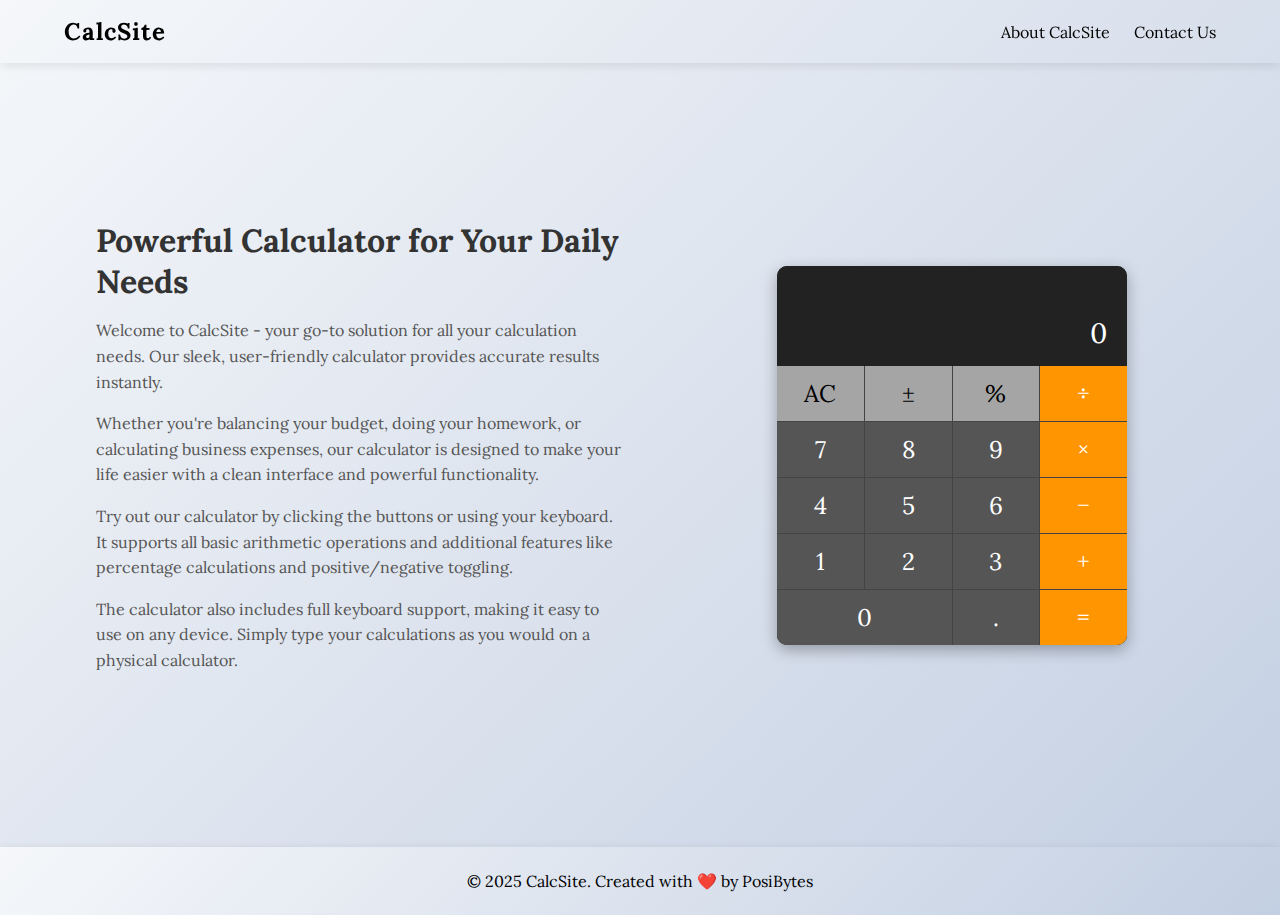
<file: index.html>
<!DOCTYPE html>
<html lang="en">
<head>
    <meta charset="UTF-8">
    <meta name="viewport" content="width=device-width, initial-scale=1.0">
    <meta name="google-adsense-account" content="ca-pub-9075576671130299">
    <title>Calculator Website</title>
  <link rel="stylesheet" href="styles.css">
</head>
<body>
    <!-- Navbar -->
    <nav class="navbar">
        <div class="navbar-content">
            <div class="logo">CalcSite</div>
            <div class="nav-links">
                <a href="about.html">About CalcSite</a>
                <a href="contact.html">Contact Us</a>
            </div>
        </div>
    </nav>
    
    <!-- Main Content -->
    <main>
        <section class="content-section">
            <div class="text-content">
                <h1>Powerful Calculator for Your Daily Needs</h1>
                <p>Welcome to CalcSite - your go-to solution for all your calculation needs. Our sleek, user-friendly calculator provides accurate results instantly.</p>
                <p>Whether you're balancing your budget, doing your homework, or calculating business expenses, our calculator is designed to make your life easier with a clean interface and powerful functionality.</p>
                <p>Try out our calculator by clicking the buttons or using your keyboard. It supports all basic arithmetic operations and additional features like percentage calculations and positive/negative toggling.</p>
                <p>The calculator also includes full keyboard support, making it easy to use on any device. Simply type your calculations as you would on a physical calculator.</p>
            </div>
            
            <div class="calculator-wrapper">
                <div class="calculator">
                    <div class="display">
                        <div class="previous-operand"></div>
                        <div class="current-operand">0</div>
                    </div>
                    <div class="keypad">
                        <button class="special" data-action="clear">AC</button>
                        <button class="special" data-action="plusMinus">±</button>
                        <button class="special" data-action="percent">%</button>
                        <button class="operation" data-operation="/">÷</button>
                        
                        <button data-number="7">7</button>
                        <button data-number="8">8</button>
                        <button data-number="9">9</button>
                        <button class="operation" data-operation="*">×</button>
                        
                        <button data-number="4">4</button>
                        <button data-number="5">5</button>
                        <button data-number="6">6</button>
                        <button class="operation" data-operation="-">−</button>
                        
                        <button data-number="1">1</button>
                        <button data-number="2">2</button>
                        <button data-number="3">3</button>
                        <button class="operation" data-operation="+">+</button>
                        
                        <button class="zero" data-number="0">0</button>
                        <button data-number=".">.</button>
                        <button class="operation" data-action="calculate">=</button>
                    </div>
                </div>
            </div>
        </section>
    </main>
    
    <!-- Footer -->
    <footer>
        <p>&copy; 2025 CalcSite. Created with ❤️ by PosiBytes</p>
    </footer>
    
    <script src="scripts.js"></script>
</body>
</html>
</file>
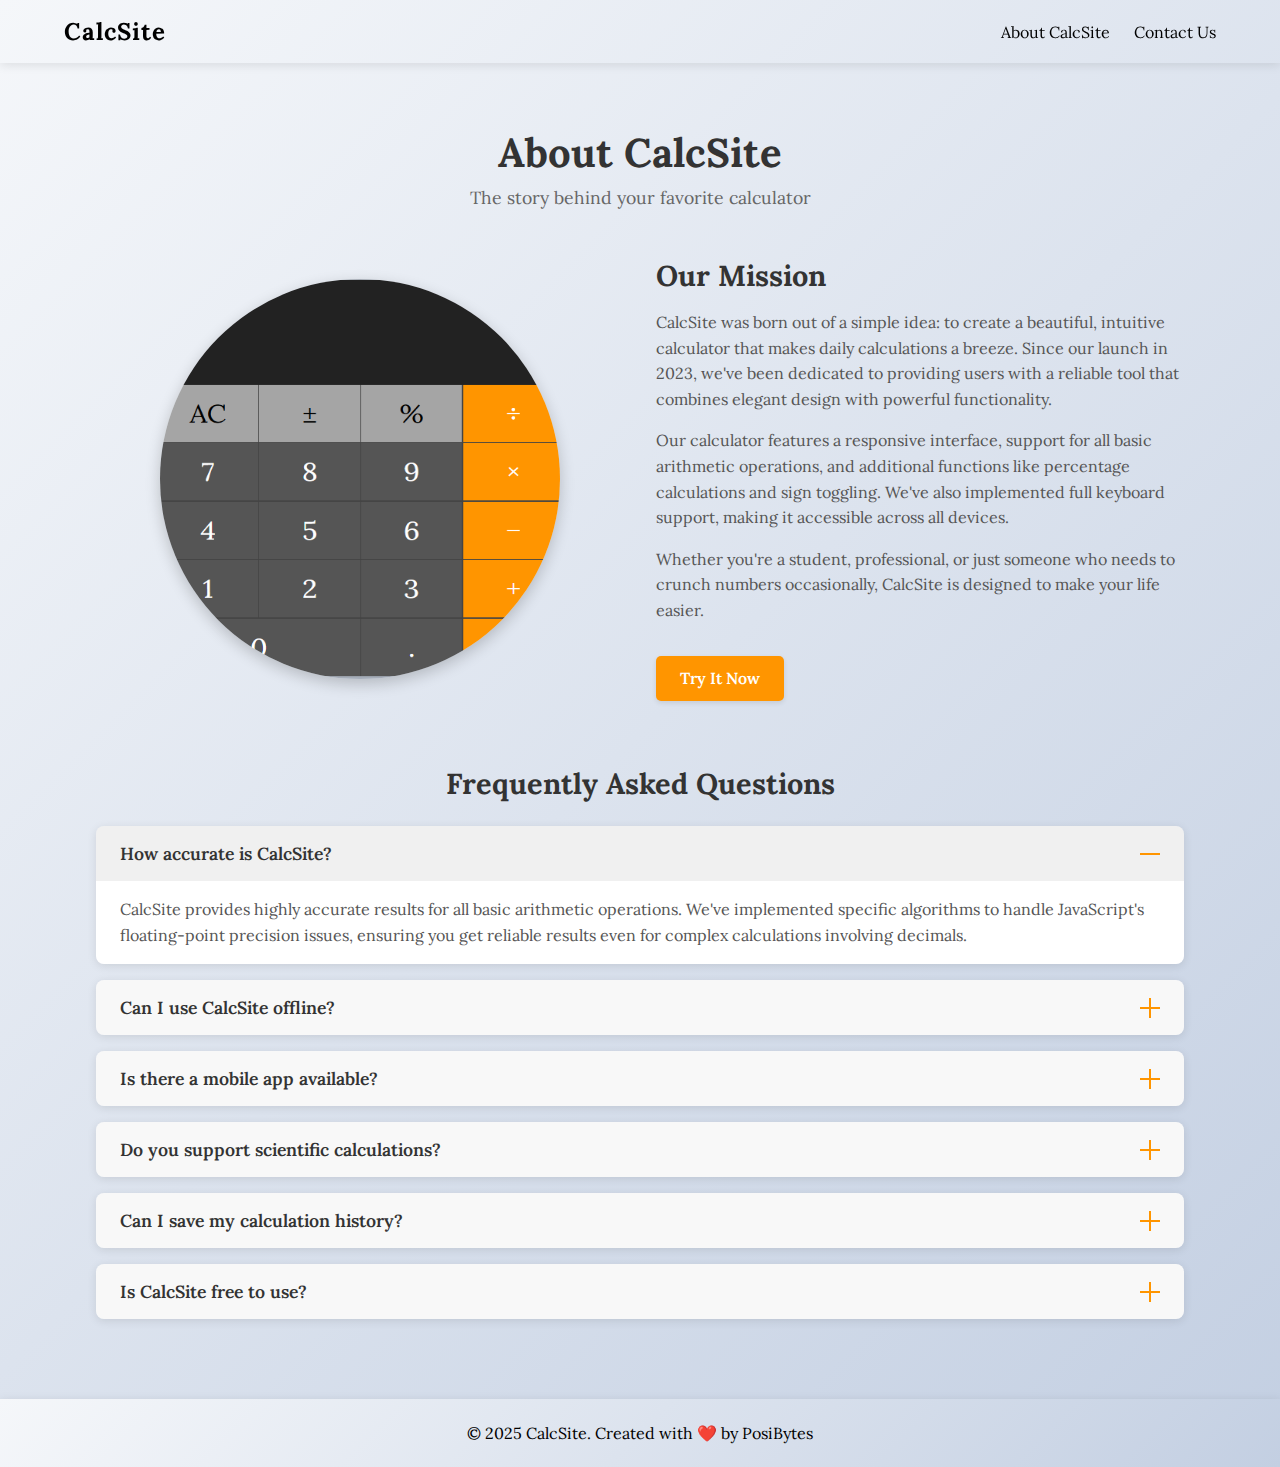
<file: about.html>
<!DOCTYPE html>
<html lang="en">
  <head>
    <meta charset="UTF-8" />
    <meta name="viewport" content="width=device-width, initial-scale=1.0" />
    <meta name="google-adsense-account" content="ca-pub-9075576671130299">
    <title>About CalcSite</title>
    <link rel="stylesheet" href="styles.css" />
    <style>
      /* Main Content Styles */
      .main-about {
        flex: 1;
        max-width: 1200px;
        width: 90%;
        margin: 2rem auto;
        display: flex;
        flex-direction: column;
        gap: 2rem;
      }

      .about-section {
        display: flex;
        flex-direction: column;
        gap: 2rem;
        padding: 2rem;
        transition: transform 0.3s ease, box-shadow 0.3s ease;
        animation: fadeIn 1s ease-in-out;
      }

      .about-section:hover {
        transform: translateY(-5px);
      }

      .about-header {
        text-align: center;
        margin-bottom: 1rem;
      }

      .about-header h1 {
        color: #333;
        font-size: 2.5rem;
        margin-bottom: 0.5rem;
      }

      .about-header p {
        color: #666;
        font-size: 1.1rem;
      }

      .about-content {
        display: flex;
        gap: 2rem;
        align-items: center;
      }

      .about-image {
        flex: 1;
        display: flex;
        justify-content: center;
        align-items: center;
        animation: slideInLeft 1s ease-in-out;
      }

      .about-image img {
        width: 400px;
        height: 400px;
        border-radius: 50%;
        box-shadow: 0 5px 15px rgba(0, 0, 0, 0.2);
        transition: transform 0.3s ease;
      }

      .about-image img:hover {
        transform: scale(1.05);
      }

      .about-text {
        flex: 1;
        animation: slideInRight 1s ease-in-out;
      }

      .about-text h2 {
        color: #333;
        margin-bottom: 1rem;
        font-size: 1.8rem;
      }

      .about-text p {
        color: #555;
        line-height: 1.6;
        margin-bottom: 1rem;
      }

      /* FAQ Accordion Styles */
      .faq-section {
        margin-top: 2rem;
        animation: fadeIn 1.2s ease-in-out;
      }

      .faq-section h2 {
        color: #333;
        margin-bottom: 1.5rem;
        font-size: 1.8rem;
        text-align: center;
      }

      .accordion {
        width: 100%;
        margin: 0 auto;
      }

      .accordion-item {
        margin-bottom: 1rem;
        border-radius: 8px;
        overflow: hidden;
        box-shadow: 0 2px 10px rgba(0, 0, 0, 0.1);
        transition: all 0.3s ease;
      }

      .accordion-item:hover {
        box-shadow: 0 5px 15px rgba(0, 0, 0, 0.15);
      }

      .accordion-header {
        background-color: #f8f8f8;
        padding: 1rem 1.5rem;
        cursor: pointer;
        display: flex;
        justify-content: space-between;
        align-items: center;
        transition: background-color 0.3s ease;
      }

      .accordion-header:hover {
        background-color: #eaeaea;
      }

      .accordion-header h3 {
        font-size: 1.1rem;
        color: #333;
        font-weight: 600;
      }

      .accordion-icon {
        width: 20px;
        height: 20px;
        position: relative;
        transition: transform 0.3s ease;
      }

      .accordion-icon::before,
      .accordion-icon::after {
        content: "";
        position: absolute;
        background-color: #ff9500;
        transition: all 0.3s ease;
      }

      .accordion-icon::before {
        width: 100%;
        height: 2px;
        top: 9px;
        left: 0;
      }

      .accordion-icon::after {
        width: 2px;
        height: 100%;
        top: 0;
        left: 9px;
      }

      .accordion-content {
        background-color: white;
        max-height: 0;
        overflow: hidden;
        transition: max-height 0.5s ease;
      }

      .accordion-text {
        padding: 1rem 1.5rem;
        color: #555;
        line-height: 1.6;
      }

      .active .accordion-header {
        background-color: #f0f0f0;
      }

      .active .accordion-icon::after {
        transform: rotate(90deg);
        opacity: 0;
      }

      .active .accordion-content {
        max-height: 1000px; /* Large value to ensure content expands fully */
      }

      /* Button Styles */
      .cta-button {
        display: inline-block;
        padding: 0.8rem 1.5rem;
        background-color: #ff9500;
        color: white;
        border: none;
        border-radius: 5px;
        font-size: 1rem;
        font-weight: 600;
        text-decoration: none;
        cursor: pointer;
        transition: all 0.3s ease;
        box-shadow: 0 2px 5px rgba(0, 0, 0, 0.1);
        margin-top: 1rem;
      }

      .cta-button:hover {
        background-color: #ffaa33;
        transform: translateY(-2px);
        box-shadow: 0 4px 8px rgba(0, 0, 0, 0.15);
      }

      @keyframes slideInRight {
        from {
          opacity: 0;
          transform: translateX(50px);
        }
        to {
          opacity: 1;
          transform: translateX(0);
        }
      }

      /* Responsive Styles */
      @media (max-width: 768px) {
        .about-content {
          flex-direction: column;
        }

        .about-image {
          order: -1;
          margin-bottom: 1rem;
        }
      }
    </style>
  </head>
  <body>
    <!-- Navbar -->
    <nav class="navbar">
      <div class="navbar-content">
        <a href="index.html" style="color: black; text-decoration: none">
          <div class="logo">CalcSite</div>
        </a>
        <div class="nav-links">
          <a href="#about">About CalcSite</a>
          <a href="contact.html">Contact Us</a>
        </div>
      </div>
    </nav>

    <!-- Main Content -->
    <main class="main-about">
      <section id="about" class="about-section">
        <div class="about-header">
          <h1>About CalcSite</h1>
          <p>The story behind your favorite calculator</p>
        </div>

        <div class="about-content">
          <div class="about-image">
            <img src="./assets/calc-img.png" alt="CalcSite Calculator" />
          </div>

          <div class="about-text">
            <h2>Our Mission</h2>
            <p>
              CalcSite was born out of a simple idea: to create a beautiful,
              intuitive calculator that makes daily calculations a breeze. Since
              our launch in 2023, we've been dedicated to providing users with a
              reliable tool that combines elegant design with powerful
              functionality.
            </p>
            <p>
              Our calculator features a responsive interface, support for all
              basic arithmetic operations, and additional functions like
              percentage calculations and sign toggling. We've also implemented
              full keyboard support, making it accessible across all devices.
            </p>
            <p>
              Whether you're a student, professional, or just someone who needs
              to crunch numbers occasionally, CalcSite is designed to make your
              life easier.
            </p>
            <a href="index.html" class="cta-button">Try It Now</a>
          </div>
        </div>

        <div class="faq-section">
          <h2>Frequently Asked Questions</h2>
          <div class="accordion">
            <div class="accordion-item">
              <div class="accordion-header">
                <h3>How accurate is CalcSite?</h3>
                <div class="accordion-icon"></div>
              </div>
              <div class="accordion-content">
                <div class="accordion-text">
                  <p>
                    CalcSite provides highly accurate results for all basic
                    arithmetic operations. We've implemented specific algorithms
                    to handle JavaScript's floating-point precision issues,
                    ensuring you get reliable results even for complex
                    calculations involving decimals.
                  </p>
                </div>
              </div>
            </div>

            <div class="accordion-item">
              <div class="accordion-header">
                <h3>Can I use CalcSite offline?</h3>
                <div class="accordion-icon"></div>
              </div>
              <div class="accordion-content">
                <div class="accordion-text">
                  <p>
                    Yes! CalcSite is designed to work offline once the page has
                    loaded. We've implemented service workers to cache the
                    application, allowing you to use it even without an internet
                    connection. This makes it perfect for use in areas with
                    limited connectivity.
                  </p>
                </div>
              </div>
            </div>

            <div class="accordion-item">
              <div class="accordion-header">
                <h3>Is there a mobile app available?</h3>
                <div class="accordion-icon"></div>
              </div>
              <div class="accordion-content">
                <div class="accordion-text">
                  <p>
                    While we don't currently have a dedicated mobile app,
                    CalcSite is fully responsive and works perfectly on mobile
                    browsers. You can even add it to your home screen for quick
                    access, giving you an app-like experience without needing to
                    download anything.
                  </p>
                </div>
              </div>
            </div>

            <div class="accordion-item">
              <div class="accordion-header">
                <h3>Do you support scientific calculations?</h3>
                <div class="accordion-icon"></div>
              </div>
              <div class="accordion-content">
                <div class="accordion-text">
                  <p>
                    Our current version focuses on everyday arithmetic
                    calculations. However, we're working on a scientific mode
                    that will include trigonometric functions, logarithms,
                    exponents, and more. Stay tuned for updates on this exciting
                    addition!
                  </p>
                </div>
              </div>
            </div>

            <div class="accordion-item">
              <div class="accordion-header">
                <h3>Can I save my calculation history?</h3>
                <div class="accordion-icon"></div>
              </div>
              <div class="accordion-content">
                <div class="accordion-text">
                  <p>
                    Currently, calculation history isn't saved between sessions.
                    However, we're developing a feature that will allow you to
                    save and export your calculation history. This will be
                    particularly useful for accounting, budgeting, and other
                    scenarios where you need to keep track of your calculations.
                  </p>
                </div>
              </div>
            </div>

            <div class="accordion-item">
              <div class="accordion-header">
                <h3>Is CalcSite free to use?</h3>
                <div class="accordion-icon"></div>
              </div>
              <div class="accordion-content">
                <div class="accordion-text">
                  <p>
                    Yes, CalcSite is completely free to use! We believe in
                    providing accessible tools without barriers. There are no
                    hidden fees, subscriptions, or premium features. What you
                    see is what you get – a powerful, beautiful calculator
                    available to everyone.
                  </p>
                </div>
              </div>
            </div>
          </div>
        </div>
      </section>
    </main>

    <!-- Footer -->
    <footer>
      <p>&copy; 2025 CalcSite. Created with ❤️ by PosiBytes</p>
    </footer>

    <script>
      // Accordion functionality
      document.addEventListener("DOMContentLoaded", function () {
        const accordionItems = document.querySelectorAll(".accordion-item");

        accordionItems.forEach((item) => {
          const header = item.querySelector(".accordion-header");

          header.addEventListener("click", () => {
            // Toggle active class
            const isActive = item.classList.contains("active");

            // Close all accordion items
            accordionItems.forEach((accordionItem) => {
              accordionItem.classList.remove("active");
            });

            // If the clicked item wasn't active, make it active
            if (!isActive) {
              item.classList.add("active");
            }

            // Add smooth scrolling if item is not in viewport
            if (!isActive) {
              setTimeout(() => {
                const rect = item.getBoundingClientRect();
                const isInViewport =
                  rect.top >= 0 &&
                  rect.bottom <=
                    (window.innerHeight ||
                      document.documentElement.clientHeight);

                if (!isInViewport) {
                  item.scrollIntoView({ behavior: "smooth", block: "center" });
                }
              }, 300);
            }
          });
        });

        // Open first accordion item by default
        if (accordionItems.length > 0) {
          accordionItems[0].classList.add("active");
        }
      });

      // Add smooth scrolling for navigation links
      document.querySelectorAll('a[href^="#"]').forEach((anchor) => {
        anchor.addEventListener("click", function (e) {
          e.preventDefault();

          const targetId = this.getAttribute("href");
          if (targetId === "#") return;

          const targetElement = document.querySelector(targetId);
          if (targetElement) {
            targetElement.scrollIntoView({
              behavior: "smooth",
              block: "start",
            });
          }
        });
      });

      // Add animation when elements come into view
      const observerOptions = {
        root: null,
        rootMargin: "0px",
        threshold: 0.1,
      };

      const observer = new IntersectionObserver((entries, observer) => {
        entries.forEach((entry) => {
          if (entry.isIntersecting) {
            entry.target.style.opacity = 1;
            entry.target.style.transform = "translateY(0)";
            observer.unobserve(entry.target);
          }
        });
      }, observerOptions);

      // Observe elements with animation
      document
        .querySelectorAll(".about-section, .faq-section")
        .forEach((element) => {
          element.style.opacity = 0;
          element.style.transform = "translateY(20px)";
          element.style.transition = "opacity 0.8s ease, transform 0.8s ease";
          observer.observe(element);
        });
    </script>
  </body>
</html>
</file>
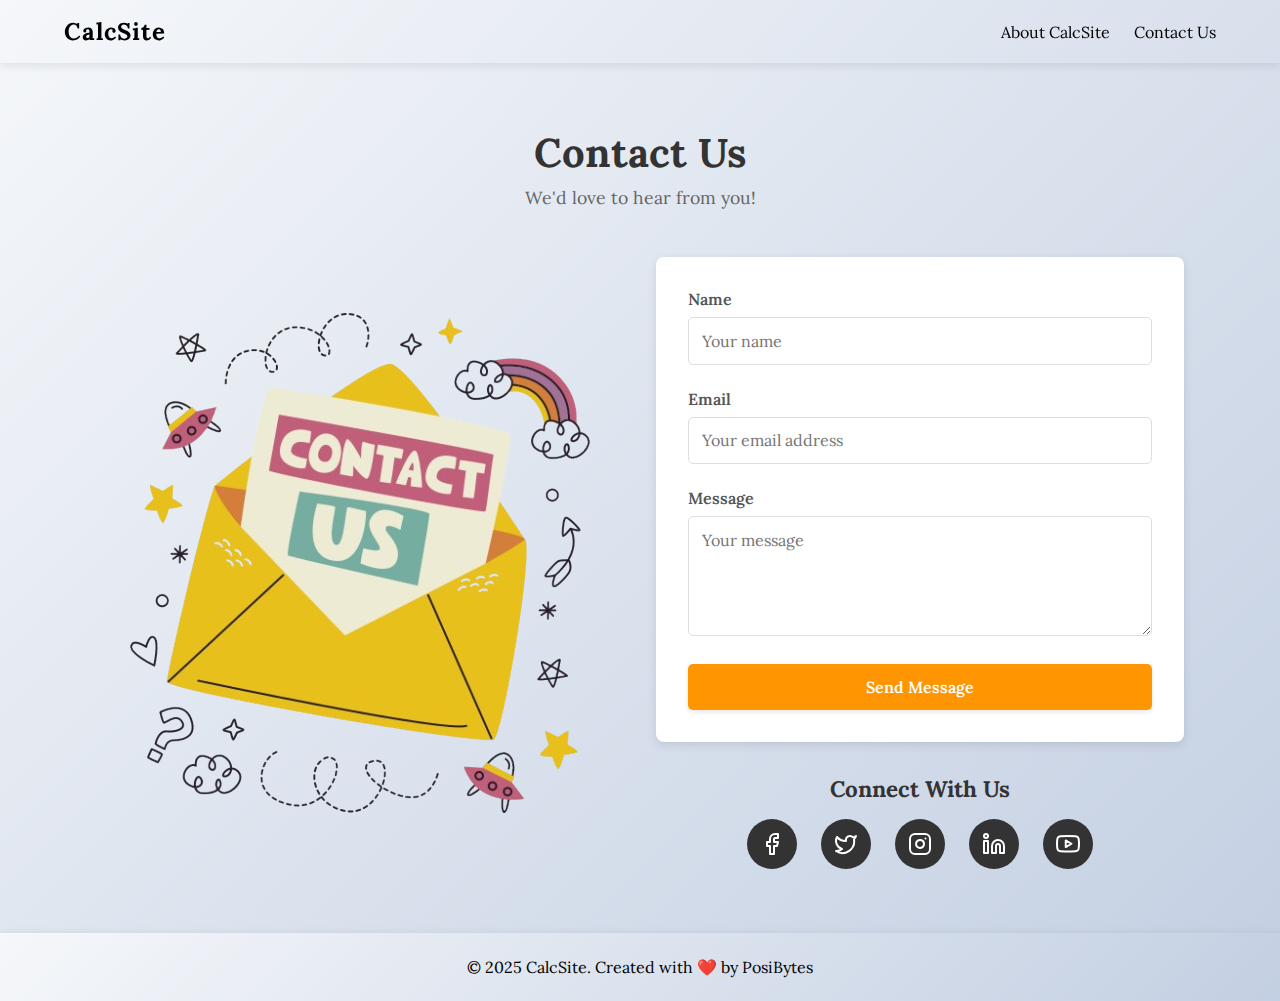
<file: contact.html>
<!DOCTYPE html>
<html lang="en">
<head>
    <meta charset="UTF-8">
    <meta name="viewport" content="width=device-width, initial-scale=1.0">
    <meta name="google-adsense-account" content="ca-pub-9075576671130299">
    <title>Contact CalcMaster</title>
    <link rel="stylesheet" href="styles.css">
    <style>
      
        /* Main Content Styles */
        .main-contact {
            flex: 1;
            max-width: 1200px;
            width: 90%;
            margin: 2rem auto;
            display: flex;
            flex-direction: column;
            gap: 2rem;
        }
        
        .contact-section {
            display: flex;
            flex-direction: column;
            gap: 2rem;
            padding: 2rem;
            transition: transform 0.3s ease, box-shadow 0.3s ease;
            animation: fadeIn 1s ease-in-out;
        }
        
        .contact-section:hover {
            transform: translateY(-5px);
        }
        
        .contact-header {
            text-align: center;
            margin-bottom: 1rem;
        }
        
        .contact-header h1 {
            color: #333;
            font-size: 2.5rem;
            margin-bottom: 0.5rem;
        }
        
        .contact-header p {
            color: #666;
            font-size: 1.1rem;
        }
        
        .contact-content {
            display: flex;
            gap: 2rem;
            align-items: stretch;
        }
        
        .contact-image {
            flex: 1;
            display: flex;
            justify-content: center;
            align-items: center;
            animation: slideInLeft 1s ease-in-out;
        }
        
        .contact-image img {
            max-width: 100%;
            transition: transform 0.3s ease;
        }
        
        .contact-image img:hover {
            transform: scale(1.05);
        }
        
        .contact-form-container {
            flex: 1;
            animation: slideInRight 1s ease-in-out;
        }
        
        .contact-form {
            background-color: white;
            padding: 2rem;
            border-radius: 8px;
            box-shadow: 0 3px 10px rgba(0, 0, 0, 0.1);
            transition: transform 0.3s ease;
        }
        
        .contact-form:hover {
            transform: translateY(-5px);
        }
        
        .form-group {
            margin-bottom: 1.5rem;
        }
        
        .form-group label {
            display: block;
            margin-bottom: 0.5rem;
            color: #555;
            font-weight: 600;
        }
        
        .form-group input,
        .form-group textarea {
            width: 100%;
            padding: 0.8rem;
            border: 1px solid #ddd;
            border-radius: 5px;
            font-size: 1rem;
            transition: border-color 0.3s ease, box-shadow 0.3s ease;
        }
        
        .form-group input:focus,
        .form-group textarea:focus {
            outline: none;
            border-color: #ff9500;
            box-shadow: 0 0 5px rgba(255, 149, 0, 0.3);
        }
        
        .form-group textarea {
            resize: vertical;
            min-height: 120px;
        }
        
        /* Social Media Styles */
        .social-media {
            margin-top: 2rem;
            text-align: center;
            animation: fadeIn 1.2s ease-in-out;
        }
        
        .social-media h3 {
            color: #333;
            margin-bottom: 1rem;
            font-size: 1.4rem;
        }
        
        .social-icons {
            display: flex;
            justify-content: center;
            gap: 1.5rem;
            margin-top: 1rem;
        }
        
        .social-icon {
            width: 50px;
            height: 50px;
            background-color: #333;
            color: white;
            border-radius: 50%;
            display: flex;
            justify-content: center;
            align-items: center;
            font-size: 1.5rem;
            transition: all 0.3s ease;
        }
        
        .social-icon:hover {
            transform: translateY(-5px);
            box-shadow: 0 5px 15px rgba(0, 0, 0, 0.2);
        }
        
        .social-icon.facebook:hover {
            background-color: #3b5998;
        }
        
        .social-icon.twitter:hover {
            background-color: #1da1f2;
        }
        
        .social-icon.instagram:hover {
            background: linear-gradient(45deg, #f09433 0%, #e6683c 25%, #dc2743 50%, #cc2366 75%, #bc1888 100%);
        }
        
        .social-icon.linkedin:hover {
            background-color: #0077b5;
        }
        
        .social-icon.youtube:hover {
            background-color: #ff0000;
        }
        
        /* Button Styles */
        .submit-button {
            display: inline-block;
            padding: 0.8rem 1.5rem;
            background-color: #ff9500;
            color: white;
            border: none;
            border-radius: 5px;
            font-size: 1rem;
            font-weight: 600;
            text-decoration: none;
            cursor: pointer;
            transition: all 0.3s ease;
            box-shadow: 0 2px 5px rgba(0, 0, 0, 0.1);
            width: 100%;
        }
        
        .submit-button:hover {
            background-color: #ffaa33;
            transform: translateY(-2px);
            box-shadow: 0 4px 8px rgba(0, 0, 0, 0.15);
        }
        
     
        @keyframes slideInLeft {
            from {
                opacity: 0;
                transform: translateX(-50px);
            }
            to {
                opacity: 1;
                transform: translateX(0);
            }
        }
        
        @keyframes slideInRight {
            from {
                opacity: 0;
                transform: translateX(50px);
            }
            to {
                opacity: 1;
                transform: translateX(0);
            }
        }
        
        /* Success Message Styles */
        .success-message {
            background-color: #4CAF50;
            color: white;
            padding: 1rem;
            border-radius: 5px;
            margin-bottom: 1rem;
            display: none;
            animation: fadeIn 0.5s ease-in-out;
        }
        
        /* Responsive Styles */
        @media (max-width: 768px) {
            .contact-content {
                flex-direction: column;
            }
            
            .contact-image {
                order: -1;
                margin-bottom: 1rem;
            }
            
            .social-icons {
                flex-wrap: wrap;
            }
        }
    </style>
</head>
<body>
    <!-- Navbar -->
    <nav class="navbar">
        <div class="navbar-content">
          <a href="index.html" style="color: black; text-decoration: none">
            <div class="logo">CalcSite</div>
          </a>
          <div class="nav-links">
            <a href="about.html">About CalcSite</a>
            <a href="#contact">Contact Us</a>
          </div>
        </div>
      </nav>
    
    <!-- Main Content -->
    <main class="main-contact">
        <section id="contact" class="contact-section">
            <div class="contact-header">
                <h1>Contact Us</h1>
                <p>We'd love to hear from you!</p>
            </div>
            
            <div class="contact-content">
                <div class="contact-image">
                    <img src="./assets/contact-us.png" alt="CalcMaster Support Team" />
                </div>
                
                <div class="contact-form-container">
                    <div class="success-message" id="success-message">
                        Your message has been sent successfully! We'll get back to you soon.
                    </div>
                    
                    <form id="contact-form" class="contact-form"   action="https://formspree.io/f/mvgkoqgp"
                    method="POST">
                        <div class="form-group">
                            <label for="name">Name</label>
                            <input type="text" id="name" name="name" required placeholder="Your name">
                        </div>
                        
                        <div class="form-group">
                            <label for="email">Email</label>
                            <input type="email" id="email" name="email" required placeholder="Your email address">
                        </div>
                        
                        <div class="form-group">
                            <label for="message">Message</label>
                            <textarea id="message" name="message" required placeholder="Your message"></textarea>
                        </div>
                        
                        <button type="submit" class="submit-button">Send Message</button>
                    </form>
                    
                    <div class="social-media">
                        <h3>Connect With Us</h3>
                        <div class="social-icons">
                            <a href="https://www.facebook.com/media4thegospel" class="social-icon facebook">
                                <svg xmlns="http://www.w3.org/2000/svg" width="24" height="24" viewBox="0 0 24 24" fill="none" stroke="currentColor" stroke-width="2" stroke-linecap="round" stroke-linejoin="round"><path d="M18 2h-3a5 5 0 0 0-5 5v3H7v4h3v8h4v-8h3l1-4h-4V7a1 1 0 0 1 1-1h3z"></path></svg>
                            </a>
                            <a href="https://x.com/AyomiposiIsrael" class="social-icon twitter">
                                <svg xmlns="http://www.w3.org/2000/svg" width="24" height="24" viewBox="0 0 24 24" fill="none" stroke="currentColor" stroke-width="2" stroke-linecap="round" stroke-linejoin="round"><path d="M22 4s-.7 2.1-2 3.4c1.6 10-9.4 17.3-18 11.6 2.2.1 4.4-.6 6-2C3 15.5.5 9.6 3 5c2.2 2.6 5.6 4.1 9 4-.9-4.2 4-6.6 7-3.8 1.1 0 3-1.2 3-1.2z"></path></svg>
                            </a>
                            <a href="#" class="social-icon instagram">
                                <svg xmlns="http://www.w3.org/2000/svg" width="24" height="24" viewBox="0 0 24 24" fill="none" stroke="currentColor" stroke-width="2" stroke-linecap="round" stroke-linejoin="round"><rect x="2" y="2" width="20" height="20" rx="5" ry="5"></rect><path d="M16 11.37A4 4 0 1 1 12.63 8 4 4 0 0 1 16 11.37z"></path><line x1="17.5" y1="6.5" x2="17.5" y2="6.5"></line></svg>
                            </a>
                            <a href="https://www.linkedin.com/in/balogun-ayomiposi-2001aa21a/" class="social-icon linkedin">
                                <svg xmlns="http://www.w3.org/2000/svg" width="24" height="24" viewBox="0 0 24 24" fill="none" stroke="currentColor" stroke-width="2" stroke-linecap="round" stroke-linejoin="round"><path d="M16 8a6 6 0 0 1 6 6v7h-4v-7a2 2 0 0 0-2-2 2 2 0 0 0-2 2v7h-4v-7a6 6 0 0 1 6-6z"></path><rect x="2" y="9" width="4" height="12"></rect><circle cx="4" cy="4" r="2"></circle></svg>
                            </a>
                            <a href="#" class="social-icon youtube">
                                <svg xmlns="http://www.w3.org/2000/svg" width="24" height="24" viewBox="0 0 24 24" fill="none" stroke="currentColor" stroke-width="2" stroke-linecap="round" stroke-linejoin="round"><path d="M22.54 6.42a2.78 2.78 0 0 0-1.94-2C18.88 4 12 4 12 4s-6.88 0-8.6.46a2.78 2.78 0 0 0-1.94 2A29 29 0 0 0 1 11.75a29 29 0 0 0 .46 5.33A2.78 2.78 0 0 0 3.4 19c1.72.46 8.6.46 8.6.46s6.88 0 8.6-.46a2.78 2.78 0 0 0 1.94-2 29 29 0 0 0 .46-5.25 29 29 0 0 0-.46-5.33z"></path><polygon points="9.75 15.02 15.5 11.75 9.75 8.48 9.75 15.02"></polygon></svg>
                            </a>
                        </div>
                    </div>
                </div>
            </div>
        </section>
    </main>
    
    <!-- Footer -->
    <footer>
        <p>&copy; 2025 CalcSite. Created with ❤️ by PosiBytes</p>
    </footer>
    
    <script>
        // Form submission handling
        document.addEventListener('DOMContentLoaded', function() {
            const contactForm = document.getElementById('contact-form');
            const successMessage = document.getElementById('success-message');
            
            if (contactForm) {
                contactForm.addEventListener('submit', function(e) {
                    e.preventDefault();
                    
                    // Simulate form submission (would be replaced with actual AJAX in production)
                    setTimeout(() => {
                        // Show success message
                        successMessage.style.display = 'block';
                        
                        // Reset form
                        contactForm.reset();
                        
                        // Hide success message after 5 seconds
                        setTimeout(() => {
                            successMessage.style.display = 'none';
                        }, 5000);
                    }, 1000);
                });
            }
            
            // Add smooth scrolling for navigation links
            document.querySelectorAll('a[href^="#"]').forEach(anchor => {
                anchor.addEventListener('click', function(e) {
                    e.preventDefault();
                    
                    const targetId = this.getAttribute('href');
                    if (targetId === '#') return;
                    
                    const targetElement = document.querySelector(targetId);
                    if (targetElement) {
                        targetElement.scrollIntoView({
                            behavior: 'smooth',
                            block: 'start'
                        });
                    }
                });
            });
            
            // Add animation when elements come into view
            const observerOptions = {
                root: null,
                rootMargin: '0px',
                threshold: 0.1
            };
            
            const observer = new IntersectionObserver((entries, observer) => {
                entries.forEach(entry => {
                    if (entry.isIntersecting) {
                        entry.target.style.opacity = 1;
                        entry.target.style.transform = 'translateY(0)';
                        observer.unobserve(entry.target);
                    }
                });
            }, observerOptions);
            
            // Observe elements with animation
            document.querySelectorAll('.contact-section, .social-media').forEach(element => {
                element.style.opacity = 0;
                element.style.transform = 'translateY(20px)';
                element.style.transition = 'opacity 0.8s ease, transform 0.8s ease';
                observer.observe(element);
            });
            
            // Add focus and blur effects for form inputs
            const formInputs = document.querySelectorAll('input, textarea');
            
            formInputs.forEach(input => {
                input.addEventListener('focus', function() {
                    this.parentElement.style.transform = 'translateY(-5px)';
                    this.parentElement.style.transition = 'transform 0.3s ease';
                });
                
                input.addEventListener('blur', function() {
                    this.parentElement.style.transform = 'translateY(0)';
                });
            });
            
            // Add hover effects for social icons
            const socialIcons = document.querySelectorAll('.social-icon');
            
            socialIcons.forEach(icon => {
                icon.addEventListener('mouseenter', function() {
                    this.style.transform = 'translateY(-5px) rotate(5deg)';
                });
                
                icon.addEventListener('mouseleave', function() {
                    this.style.transform = 'translateY(0) rotate(0)';
                });
            });
        });
    </script>
</body>
</html>
</file>
<file: styles.css>
@import url('https://fonts.googleapis.com/css2?family=Lora:ital,wght@0,400..700;1,400..700&display=swap');
* {
    margin: 0;
    padding: 0;
    box-sizing: border-box;
    font-family: "Lora", serif;
}

html {
    scroll-behavior: smooth;
}

body {
    min-height: 100vh;
    background: linear-gradient(135deg, #f5f7fa 0%, #c3cfe2 100%);
    display: flex;
    flex-direction: column;
}

/* Navbar Styles */
.navbar {
    color: black;
    padding: 1rem 5%;
    position: sticky;
    top: 0;
    z-index: 100;
    box-shadow: 0 2px 10px rgba(0, 0, 0, 0.1);
    transition: all 0.3s ease;
}

/* .navbar:hover {
    background-color: #143774;
    color: white;
} */

.navbar-content {
    display: flex;
    justify-content: space-between;
    align-items: center;
    max-width: 1200px;
    margin: 0 auto;
}

.logo {
    font-size: 1.5rem;
    font-weight: bold;
    letter-spacing: 1px;
    transition: transform 0.3s ease;
}

.logo:hover {
    transform: scale(1.05);
}

.nav-links {
    display: flex;
    gap: 1.5rem;
}

.nav-links a {
    color: black;
    text-decoration: none;
    transition: all 0.3s ease;
    position: relative;
    padding: 5px 0;
}

.nav-links a::after {
    content: '';
    position: absolute;
    bottom: 0;
    left: 0;
    width: 0;
    height: 2px;
    background-color: white;
    transition: width 0.3s ease;
}

.nav-links a:hover {
    color: white;
}

.nav-links a:hover::after {
    width: 100%;
}

/* Main Content Styles */
main {
    flex: 1;
    max-width: 1200px;
    width: 90%;
    margin: 2rem auto;
    display: flex;
    flex-direction: column;
    gap: 2rem;
}

.content-section {
    display: flex;
    gap: 2rem;
    min-height: 80vh;
    align-items: center;
}

.text-content {
    flex: 1;
    padding: 2rem;
    color: black;
    transition: transform 0.3s ease, box-shadow 0.3s ease;
    animation: fadeIn 1s ease-in-out;
}

.text-content:hover {
    transform: translateY(-5px);
    box-shadow: 0 8px 25px rgba(0, 0, 0, 0.15);
}

.text-content h1 {
    color: #333;
    margin-bottom: 1rem;
    font-size: 2rem;
}

.text-content p {
    color: #555;
    line-height: 1.6;
    margin-bottom: 1rem;
}

.calculator-wrapper {
    flex: 1;
    display: flex;
    justify-content: center;
    align-items: center;
    animation: slideIn 1s ease-in-out;
}

/* Calculator Styles */
.calculator {
    background-color: #333;
    border-radius: 10px;
    box-shadow: 0 5px 15px rgba(0, 0, 0, 0.3);
    width: 100%;
    max-width: 350px;
    height: 100%;
    max-height: 600px;
    overflow: hidden;
    display: flex;
    flex-direction: column;
    transition: transform 0.3s ease, box-shadow 0.3s ease;
}

.calculator:hover {
    transform: translateY(-5px) scale(1.02);
    box-shadow: 0 10px 30px rgba(0, 0, 0, 0.3);
}

.display {
    background-color: #222;
    color: white;
    text-align: right;
    padding: 20px;
    font-size: 28px;
    position: relative;
    height: 100px;
    overflow: hidden;
    flex: 0 0 auto;
}

.display .previous-operand {
    color: rgba(255, 255, 255, 0.7);
    font-size: 16px;
    position: absolute;
    top: 5px;
    right: 20px;
    white-space: nowrap;
    overflow: hidden;
    text-overflow: ellipsis;
    max-width: 280px;
}

.display .current-operand {
    position: absolute;
    bottom: 15px;
    right: 20px;
    white-space: nowrap;
    overflow: hidden;
    text-overflow: ellipsis;
    max-width: 280px;
}

.keypad {
    display: grid;
    grid-template-columns: repeat(4, 1fr);
    grid-template-rows: repeat(5, 1fr);
    gap: 1px;
    background-color: #444;
    flex: 1;
}

button {
    border: none;
    outline: none;
    background-color: #555;
    color: white;
    padding: 12px 16px;
    font-size: 24px;
    cursor: pointer;
    transition: background-color 0.2s, transform 0.1s;
    display: flex;
    justify-content: center;
    align-items: center;
    height: 100%;
}

button:hover {
    background-color: #666;
}

button:active {
    background-color: #777;
    transform: scale(0.95);
}

.operation {
    background-color: #ff9500;
}

.operation:hover {
    background-color: #ffaa33;
}

.operation:active {
    background-color: #ffbb66;
}

.special {
    background-color: #a5a5a5;
    color: #000;
}

.special:hover {
    background-color: #b5b5b5;
}

.special:active {
    background-color: #c5c5c5;
}

.zero {
    grid-column: span 2;
}

.error {
    color: #ff5555;
}

/* Footer Styles */
footer {
    background: linear-gradient(135deg, #f5f7fa 0%, #c3cfe2 100%);
    color: black;
    text-align: center;
    padding: 1.5rem;
    margin-top: auto;
    transition: background-color 0.3s ease;
    box-shadow: 0 2px 10px rgba(0, 0, 0, 0.1);
}

/* footer:hover {
    background-color: #143774;
    color: white;
} */

footer p {
    max-width: 1200px;
    margin: 0 auto;
}

/* Animations */
@keyframes fadeIn {
    from {
        opacity: 0;
    }
    to {
        opacity: 1;
    }
}

@keyframes slideIn {
    from {
        opacity: 0;
        transform: translateX(50px);
    }
    to {
        opacity: 1;
        transform: translateX(0);
    }
}

/* Responsive Styles */
@media (max-width: 768px) {
    .content-section {
        flex-direction: column;
        min-height: auto;
    }
    
    .calculator-wrapper {
        margin: 2rem 0;
    }
}

@media (max-width: 400px) {
    .calculator {
        width: 100%;
        max-height: none;
        border-radius: 10px; 
    }
}

@media (max-height: 600px) {
    .display {
        height: 80px;
    }
    
    button {
        font-size: 20px;
    }
}
</file>
